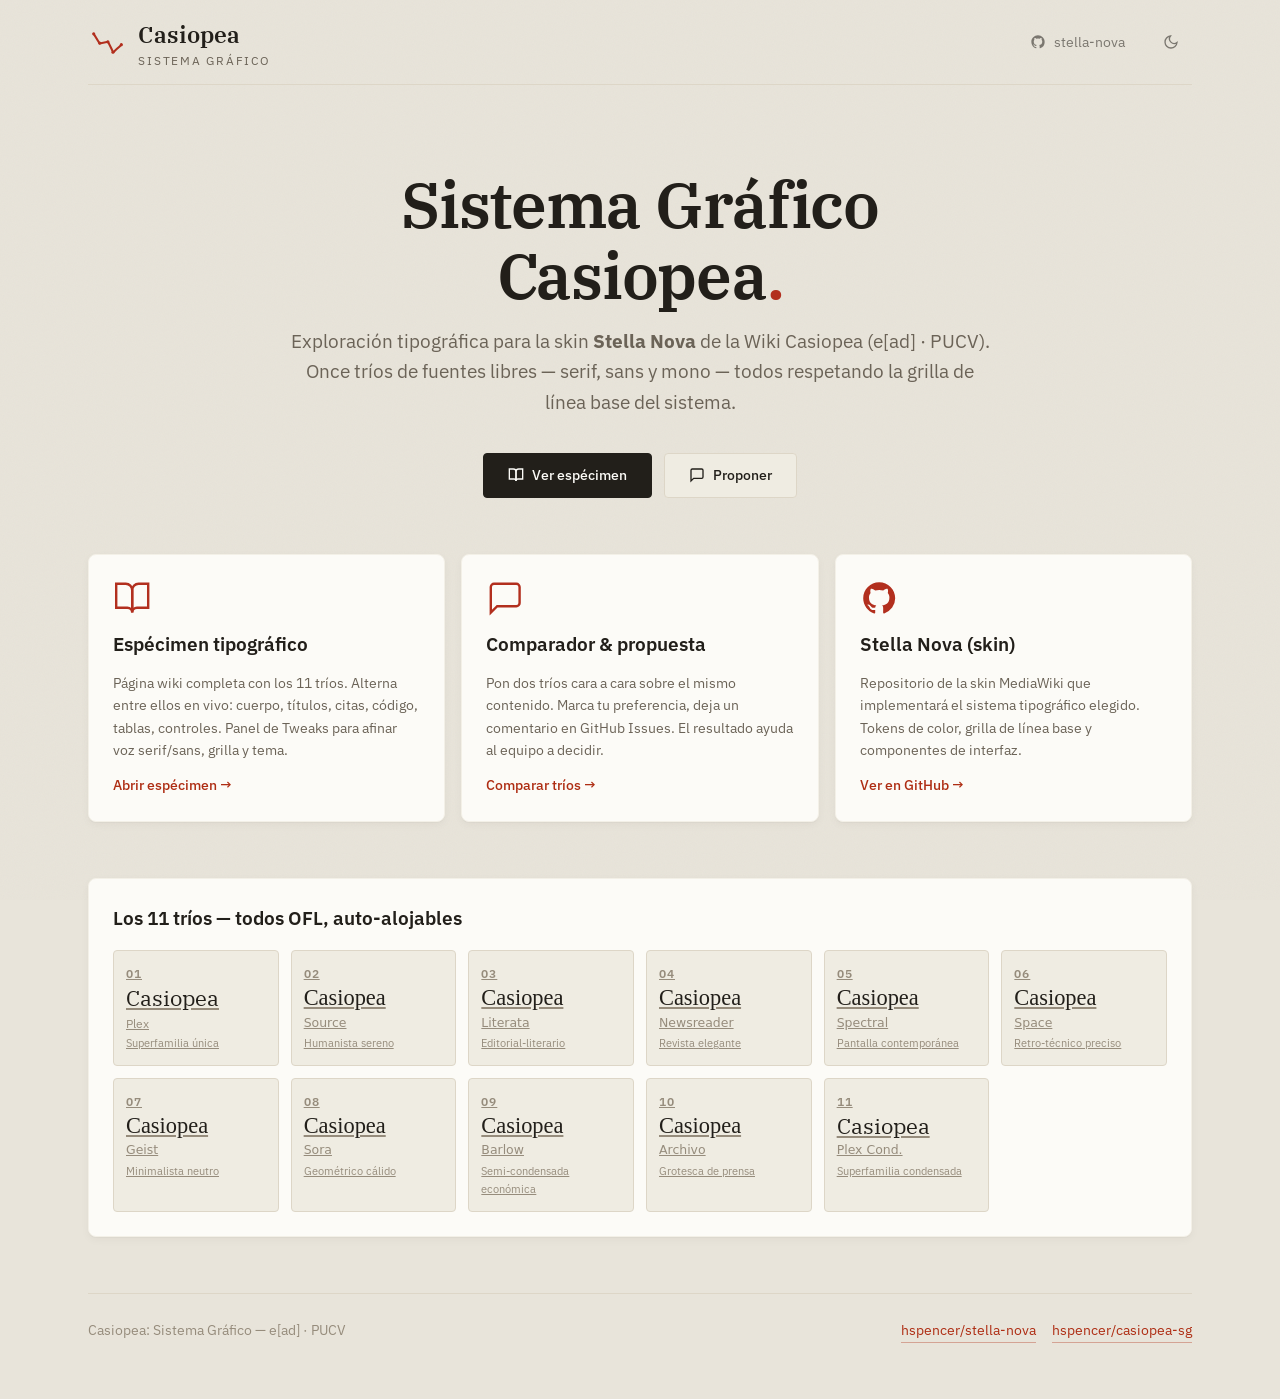
<file: index.html>
<!DOCTYPE html>
<html lang="es" data-sn-theme="light">
<head>
<meta charset="utf-8" />
<meta name="viewport" content="width=device-width, initial-scale=1" />
<title>Casiopea: Sistema Gráfico</title>
<meta name="description" content="Sistema de diseño tipográfico para la Wiki Casiopea. Exploración de tríos tipográficos para la skin Stella Nova.">

<link rel="preconnect" href="https://fonts.googleapis.com" />
<link rel="preconnect" href="https://fonts.gstatic.com" crossorigin />
<link href="https://fonts.googleapis.com/css2?family=IBM+Plex+Serif:ital,wght@0,400;0,600;1,400&family=IBM+Plex+Sans:ital,wght@0,300;0,400;0,500;0,600;1,400&family=IBM+Plex+Mono:wght@400;500&display=swap" rel="stylesheet" />

<link rel="stylesheet" href="specimen/tokens.css" />

<style>
*, *::before, *::after { box-sizing: border-box; }
html { font-size: var(--sn-fs-root); }
body {
  margin: 0;
  font-family: var(--sn-font-text);
  font-size: var(--sn-fs-base);
  line-height: var(--sn-leading);
  color: var(--sn-ink);
  background: var(--sn-field);
  -webkit-font-smoothing: antialiased;
  transition: background var(--sn-dur-2) var(--sn-ease), color var(--sn-dur-2) var(--sn-ease);
}
body::before {
  content: ""; position: fixed; inset: 0; pointer-events: none; z-index: 0;
  opacity: var(--sn-field-grain);
  background-image: url("data:image/svg+xml,%3Csvg xmlns='http://www.w3.org/2000/svg' width='120' height='120'%3E%3Cfilter id='n'%3E%3CfeTurbulence type='fractalNoise' baseFrequency='.9' numOctaves='2'/%3E%3C/filter%3E%3Crect width='100%25' height='100%25' filter='url(%23n)'/%3E%3C/svg%3E");
}
.shell { max-width: 72rem; margin-inline: auto; padding-inline: var(--sn-s-5); position: relative; z-index: 1; }

nav {
  display: flex; align-items: center; gap: var(--sn-s-3);
  padding-block: var(--sn-s-4);
  border-bottom: var(--sn-hair);
}
.nav-brand { display: flex; align-items: center; gap: var(--sn-s-3); color: var(--sn-ink); text-decoration: none; margin-right: auto; }
.iso { width: 2.4rem; height: 2.4rem; color: var(--sn-nova); flex: none; }
.iso .sn-i-line { fill: none; stroke: currentColor; stroke-width: 8; stroke-linecap: round; stroke-linejoin: round; }
.iso .sn-i-star { fill: currentColor; }
.wordmark b { font-family: var(--sn-font-serif); font-weight: 600; font-size: var(--sn-fs-lg); letter-spacing: .005em; }
.wordmark span { font-size: var(--sn-fs-xs); color: var(--sn-ink-soft); letter-spacing: .14em; text-transform: uppercase; display: block; line-height: 1.2; }

.nbtn {
  height: 2.2rem; padding-inline: var(--sn-s-3);
  display: inline-flex; align-items: center; gap: var(--sn-s-2);
  background: transparent; border: 1px solid transparent; border-radius: var(--sn-radius);
  color: var(--sn-icon); font: inherit; font-size: var(--sn-fs-sm); cursor: pointer;
  text-decoration: none;
  transition: background var(--sn-dur-1), color var(--sn-dur-1);
}
.nbtn:hover { background: var(--sn-opt-hover-bg); color: var(--sn-icon-active); }
.nbtn svg { width: 1rem; height: 1rem; }

/* Hero */
.hero {
  padding-block: var(--sn-s-8) var(--sn-s-7);
  text-align: center;
}
.hero h1 {
  font-family: var(--sn-font-serif); font-weight: 600;
  font-size: clamp(2.4rem, 5vw, 4rem); line-height: 1.1;
  margin: 0 0 var(--sn-s-4); letter-spacing: -.02em;
}
.hero h1 .nova { color: var(--sn-nova); }
.hero p { font-size: var(--sn-fs-md); color: var(--sn-ink-soft); max-width: 44rem; margin: 0 auto var(--sn-s-6); line-height: 1.6; }

.cta-row { display: flex; gap: var(--sn-s-3); justify-content: center; flex-wrap: wrap; }
.cta {
  height: 2.8rem; padding-inline: var(--sn-s-5);
  display: inline-flex; align-items: center; gap: var(--sn-s-2);
  font: inherit; font-size: var(--sn-fs-sm); font-weight: 500; cursor: pointer;
  border-radius: var(--sn-radius); text-decoration: none;
  transition: background var(--sn-dur-1), border-color var(--sn-dur-1);
}
.cta.primary { background: var(--sn-ink); color: var(--sn-paper); border: 1px solid var(--sn-ink); }
.cta.primary:hover { background: color-mix(in oklab, var(--sn-ink) 86%, var(--sn-paper)); }
.cta.secondary { background: var(--sn-sunk); color: var(--sn-ink); border: 1px solid var(--sn-hairline); }
.cta.secondary:hover { background: var(--sn-paper); border-color: var(--sn-ink-faint); }
.cta svg { width: 1rem; height: 1rem; }

/* Tarjetas */
.cards {
  display: grid;
  grid-template-columns: repeat(auto-fit, minmax(18rem, 1fr));
  gap: var(--sn-s-4);
  padding-block: 0 var(--sn-s-7);
}
.card {
  background: var(--sn-paper);
  border: 1px solid var(--sn-paper-edge);
  border-radius: var(--sn-radius-l);
  box-shadow: var(--sn-lift-paper);
  padding: var(--sn-s-5);
  text-decoration: none; color: inherit;
  transition: border-color var(--sn-dur-1), transform var(--sn-dur-1), box-shadow var(--sn-dur-1);
  display: flex; flex-direction: column; gap: var(--sn-s-3);
}
.card:hover { border-color: var(--sn-ink-faint); transform: translateY(-3px); box-shadow: var(--sn-lift); }
.card-icon { width: 2.4rem; height: 2.4rem; color: var(--sn-nova); }
.card h2 { font-size: var(--sn-fs-md); font-weight: 600; margin: 0; }
.card p { font-size: var(--sn-fs-sm); color: var(--sn-ink-soft); margin: 0; line-height: 1.55; flex: 1; }
.card-link { font-size: var(--sn-fs-sm); font-weight: 500; color: var(--sn-link); }

/* Sección de tríos */
.trios-preview {
  background: var(--sn-paper);
  border: 1px solid var(--sn-paper-edge);
  border-radius: var(--sn-radius-l);
  box-shadow: var(--sn-lift-paper);
  padding: var(--sn-s-5);
  margin-block: 0 var(--sn-s-7);
}
.trios-preview h2 { font-size: var(--sn-fs-md); font-weight: 600; margin: 0 0 var(--sn-s-4); }
.trio-grid { display: grid; grid-template-columns: repeat(auto-fill, minmax(9rem, 1fr)); gap: var(--sn-s-3); }
.trio-mini {
  padding: var(--sn-s-3); background: var(--sn-sunk);
  border-radius: var(--sn-radius); border: 1px solid var(--sn-hairline);
  font-size: var(--sn-fs-xs); color: var(--sn-ink-faint);
}
.trio-mini .tn { font-weight: 600; letter-spacing: .08em; }
.trio-mini .tw { font-size: 1.4rem; line-height: 1.1; color: var(--sn-ink); margin: .15rem 0 .1rem; }
.trio-mini .tt { font-size: var(--sn-fs-xs); }

footer {
  border-top: var(--sn-hair);
  padding-block: var(--sn-s-5) var(--sn-s-7);
  font-size: var(--sn-fs-sm); color: var(--sn-ink-faint);
  display: flex; gap: var(--sn-s-4); align-items: center; flex-wrap: wrap;
}
footer a { color: var(--sn-link); text-decoration: none; border-bottom: 1px solid color-mix(in oklab, var(--sn-link) 35%, transparent); }
footer a:hover { color: var(--sn-link-hover); }
footer .spacer { flex: 1; }
</style>
</head>
<body>
<div class="shell">
  <nav>
    <a class="nav-brand" href="index.html">
      <svg class="iso" viewBox="0 0 148 148" aria-hidden="true">
        <g transform="matrix(0.892,0,0,0.892,7.41,23.33)">
          <g transform="matrix(1.1172,0,0,1.1172,-8.92,-3.72)">
            <path class="sn-i-line" d="M 22.676 21.837 L 45.501 59.142 L 77.973 52.747 C 77.973 52.747 98.206 93.357 97.975 93.357 C 97.744 93.357 130.013 63.639 130.013 63.639"></path>
            <circle class="sn-i-star" cx="22.613" cy="21.911" r="6"></circle>
            <circle class="sn-i-star" cx="45.826" cy="57.671" r="6"></circle>
            <circle class="sn-i-star" cx="77.438" cy="52.751" r="6"></circle>
            <circle class="sn-i-star" cx="97.134" cy="92.888" r="6"></circle>
            <circle class="sn-i-star" cx="129.396" cy="63.714" r="6"></circle>
          </g>
        </g>
      </svg>
      <span class="wordmark"><b>Casiopea</b><span>Sistema Gráfico</span></span>
    </a>
    <a class="nbtn" href="https://github.com/hspencer/stella-nova" target="_blank" rel="noopener">
      <svg viewBox="0 0 24 24" fill="currentColor"><path d="M12 2C6.477 2 2 6.484 2 12.017c0 4.425 2.865 8.18 6.839 9.504.5.092.682-.217.682-.483 0-.237-.008-.868-.013-1.703-2.782.605-3.369-1.343-3.369-1.343-.454-1.158-1.11-1.466-1.11-1.466-.908-.62.069-.608.069-.608 1.003.07 1.531 1.032 1.531 1.032.892 1.53 2.341 1.088 2.91.832.092-.647.35-1.088.636-1.338-2.22-.253-4.555-1.113-4.555-4.951 0-1.093.39-1.988 1.029-2.688-.103-.253-.446-1.272.098-2.65 0 0 .84-.27 2.75 1.026A9.564 9.564 0 0 1 12 6.844a9.59 9.59 0 0 1 2.504.337c1.909-1.296 2.747-1.027 2.747-1.027.546 1.379.202 2.398.1 2.651.64.7 1.028 1.595 1.028 2.688 0 3.848-2.339 4.695-4.566 4.943.359.309.678.92.678 1.855 0 1.338-.012 2.419-.012 2.747 0 .268.18.58.688.482A10.019 10.019 0 0 0 22 12.017C22 6.484 17.522 2 12 2z"/></svg>
      stella-nova
    </a>
    <button class="nbtn" id="btn-dark" onclick="toggleDark()">
      <svg id="icon-moon" viewBox="0 0 24 24" fill="none" stroke="currentColor" stroke-width="2" stroke-linecap="round"><path d="M21 12.8A9 9 0 1 1 11.2 3a7 7 0 0 0 9.8 9.8z"/></svg>
      <svg id="icon-sun" style="display:none" viewBox="0 0 24 24" fill="none" stroke="currentColor" stroke-width="2" stroke-linecap="round"><circle cx="12" cy="12" r="4"/><path d="M12 2v2M12 20v2M2 12h2M20 12h2M4.9 4.9l1.4 1.4M17.7 17.7l1.4 1.4M19.1 4.9l-1.4 1.4M6.3 17.7l-1.4 1.4"/></svg>
    </button>
  </nav>

  <section class="hero">
    <h1>Sistema Gráfico<br>Casiopea<span class="nova">.</span></h1>
    <p>Exploración tipográfica para la skin <strong>Stella Nova</strong> de la Wiki Casiopea (e[ad] · PUCV). Once tríos de fuentes libres — serif, sans y mono — todos respetando la grilla de línea base del sistema.</p>
    <div class="cta-row">
      <a class="cta primary" href="specimen/Tipografías Stella Nova.html">
        <svg viewBox="0 0 24 24" fill="none" stroke="currentColor" stroke-width="2" stroke-linecap="round"><path d="M2 3h6a4 4 0 0 1 4 4v14a3 3 0 0 0-3-3H2z"/><path d="M22 3h-6a4 4 0 0 0-4 4v14a3 3 0 0 1 3-3h7z"/></svg>
        Ver espécimen
      </a>
      <a class="cta secondary" href="feedback.html">
        <svg viewBox="0 0 24 24" fill="none" stroke="currentColor" stroke-width="2" stroke-linecap="round"><path d="M21 15a2 2 0 0 1-2 2H7l-4 4V5a2 2 0 0 1 2-2h14a2 2 0 0 1 2 2z"/></svg>
        Proponer
      </a>
    </div>
  </section>

  <div class="cards">
    <a class="card" href="specimen/Tipografías Stella Nova.html">
      <svg class="card-icon" viewBox="0 0 24 24" fill="none" stroke="currentColor" stroke-width="1.5" stroke-linecap="round"><path d="M2 3h6a4 4 0 0 1 4 4v14a3 3 0 0 0-3-3H2z"/><path d="M22 3h-6a4 4 0 0 0-4 4v14a3 3 0 0 1 3-3h7z"/></svg>
      <h2>Espécimen tipográfico</h2>
      <p>Página wiki completa con los 11 tríos. Alterna entre ellos en vivo: cuerpo, títulos, citas, código, tablas, controles. Panel de Tweaks para afinar voz serif/sans, grilla y tema.</p>
      <span class="card-link">Abrir espécimen →</span>
    </a>
    <a class="card" href="feedback.html">
      <svg class="card-icon" viewBox="0 0 24 24" fill="none" stroke="currentColor" stroke-width="1.5" stroke-linecap="round"><path d="M21 15a2 2 0 0 1-2 2H7l-4 4V5a2 2 0 0 1 2-2h14a2 2 0 0 1 2 2z"/></svg>
      <h2>Comparador &amp; propuesta</h2>
      <p>Pon dos tríos cara a cara sobre el mismo contenido. Marca tu preferencia, deja un comentario en GitHub Issues. El resultado ayuda al equipo a decidir.</p>
      <span class="card-link">Comparar tríos →</span>
    </a>
    <a class="card" href="https://github.com/hspencer/stella-nova" target="_blank" rel="noopener">
      <svg class="card-icon" viewBox="0 0 24 24" fill="currentColor"><path d="M12 2C6.477 2 2 6.484 2 12.017c0 4.425 2.865 8.18 6.839 9.504.5.092.682-.217.682-.483 0-.237-.008-.868-.013-1.703-2.782.605-3.369-1.343-3.369-1.343-.454-1.158-1.11-1.466-1.11-1.466-.908-.62.069-.608.069-.608 1.003.07 1.531 1.032 1.531 1.032.892 1.53 2.341 1.088 2.91.832.092-.647.35-1.088.636-1.338-2.22-.253-4.555-1.113-4.555-4.951 0-1.093.39-1.988 1.029-2.688-.103-.253-.446-1.272.098-2.65 0 0 .84-.27 2.75 1.026A9.564 9.564 0 0 1 12 6.844a9.59 9.59 0 0 1 2.504.337c1.909-1.296 2.747-1.027 2.747-1.027.546 1.379.202 2.398.1 2.651.64.7 1.028 1.595 1.028 2.688 0 3.848-2.339 4.695-4.566 4.943.359.309.678.92.678 1.855 0 1.338-.012 2.419-.012 2.747 0 .268.18.58.688.482A10.019 10.019 0 0 0 22 12.017C22 6.484 17.522 2 12 2z"/></svg>
      <h2>Stella Nova (skin)</h2>
      <p>Repositorio de la skin MediaWiki que implementará el sistema tipográfico elegido. Tokens de color, grilla de línea base y componentes de interfaz.</p>
      <span class="card-link">Ver en GitHub →</span>
    </a>
  </div>

  <div class="trios-preview">
    <h2>Los 11 tríos — todos OFL, auto-alojables</h2>
    <div class="trio-grid" id="trio-grid"></div>
  </div>

  <footer>
    <span>Casiopea: Sistema Gráfico — e[ad] · PUCV</span>
    <span class="spacer"></span>
    <a href="https://github.com/hspencer/stella-nova" target="_blank" rel="noopener">hspencer/stella-nova</a>
    <a href="https://github.com/hspencer/casiopea-sg" target="_blank" rel="noopener">hspencer/casiopea-sg</a>
  </footer>
</div>

<script>
const TRIOS = [
  { id:"plex",      n:"01", name:"Plex",       tag:"Superfamilia única",       serif:"'IBM Plex Serif',Georgia,serif",    sans:"'IBM Plex Sans',system-ui,sans-serif" },
  { id:"source",    n:"02", name:"Source",      tag:"Humanista sereno",          serif:"'Source Serif 4',Georgia,serif",    sans:"'Source Sans 3',system-ui,sans-serif" },
  { id:"literata",  n:"03", name:"Literata",    tag:"Editorial-literario",       serif:"'Literata',Georgia,serif",          sans:"'Libre Franklin',system-ui,sans-serif" },
  { id:"newsreader",n:"04", name:"Newsreader",  tag:"Revista elegante",          serif:"'Newsreader',Georgia,serif",        sans:"'Hanken Grotesk',system-ui,sans-serif" },
  { id:"spectral",  n:"05", name:"Spectral",    tag:"Pantalla contemporánea",    serif:"'Spectral',Georgia,serif",          sans:"'Work Sans',system-ui,sans-serif" },
  { id:"space",     n:"06", name:"Space",       tag:"Retro-técnico preciso",     serif:"'Crimson Pro',Georgia,serif",       sans:"'Space Grotesk',system-ui,sans-serif" },
  { id:"geist",     n:"07", name:"Geist",       tag:"Minimalista neutro",        serif:"'Lora',Georgia,serif",              sans:"'Geist',system-ui,sans-serif" },
  { id:"sora",      n:"08", name:"Sora",        tag:"Geométrico cálido",         serif:"'Bitter',Georgia,serif",            sans:"'Sora',system-ui,sans-serif" },
  { id:"barlow",    n:"09", name:"Barlow",      tag:"Semi-condensada económica", serif:"'Source Serif 4',Georgia,serif",    sans:"'Barlow',system-ui,sans-serif" },
  { id:"archivo",   n:"10", name:"Archivo",     tag:"Grotesca de prensa",        serif:"'Newsreader',Georgia,serif",        sans:"'Archivo',system-ui,sans-serif" },
  { id:"plexcond",  n:"11", name:"Plex Cond.",  tag:"Superfamilia condensada",   serif:"'IBM Plex Serif',Georgia,serif",    sans:"'IBM Plex Sans Condensed',system-ui,sans-serif" }
];

const grid = document.getElementById("trio-grid");
TRIOS.forEach(t => {
  const el = document.createElement("a");
  el.className = "trio-mini";
  el.href = `specimen/Tipografías Stella Nova.html`;
  el.style.setProperty("--sn-tc-serif", t.serif);
  el.style.setProperty("--sn-tc-sans", t.sans);
  el.innerHTML = `<div class="tn">${t.n}</div>
    <div class="tw" style="font-family:${t.serif}">Casiopea</div>
    <div class="tt" style="font-family:${t.sans}">${t.name}</div>
    <div class="tt" style="margin-top:2px;font-size:.68rem">${t.tag}</div>`;
  grid.appendChild(el);
});

function toggleDark() {
  const isDark = document.documentElement.getAttribute("data-sn-theme") === "dark";
  document.documentElement.setAttribute("data-sn-theme", isDark ? "light" : "dark");
  document.getElementById("icon-moon").style.display = isDark ? "" : "none";
  document.getElementById("icon-sun").style.display = isDark ? "none" : "";
}
</script>
</body>
</html>
</file>
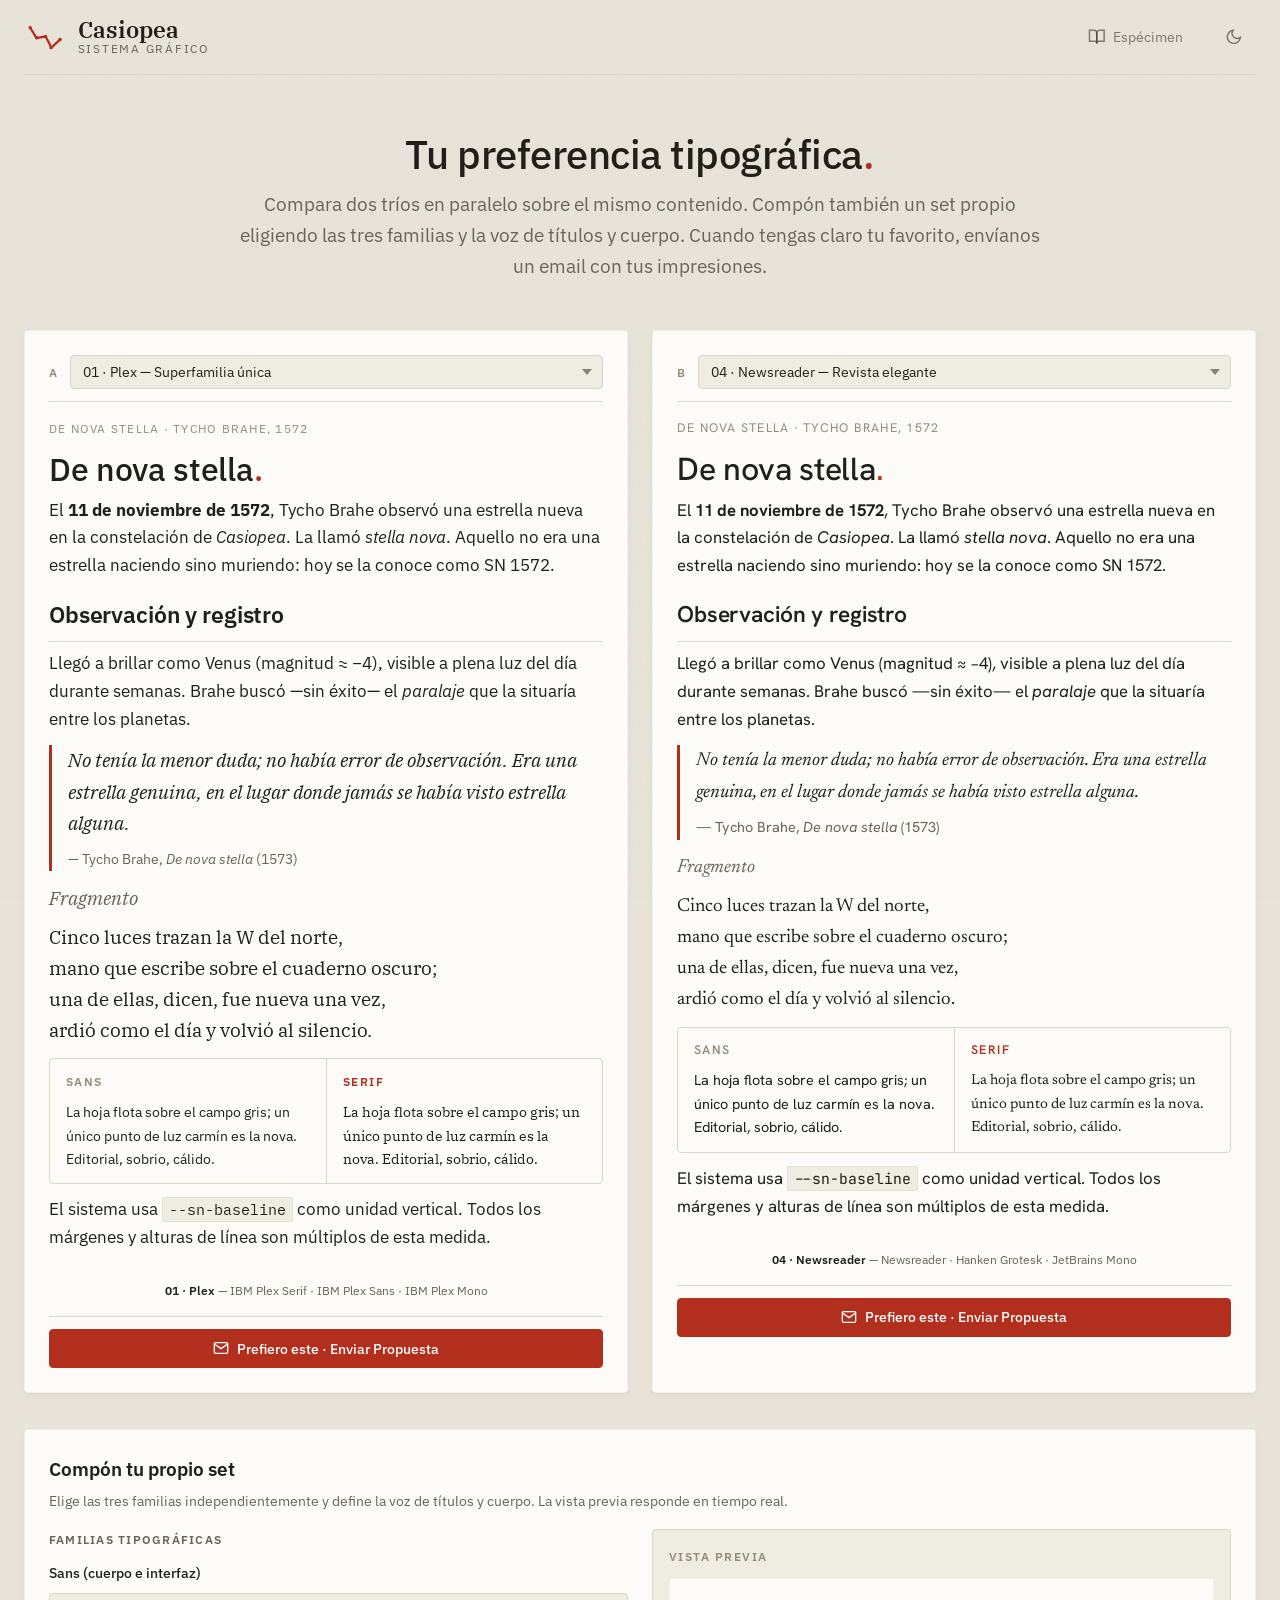
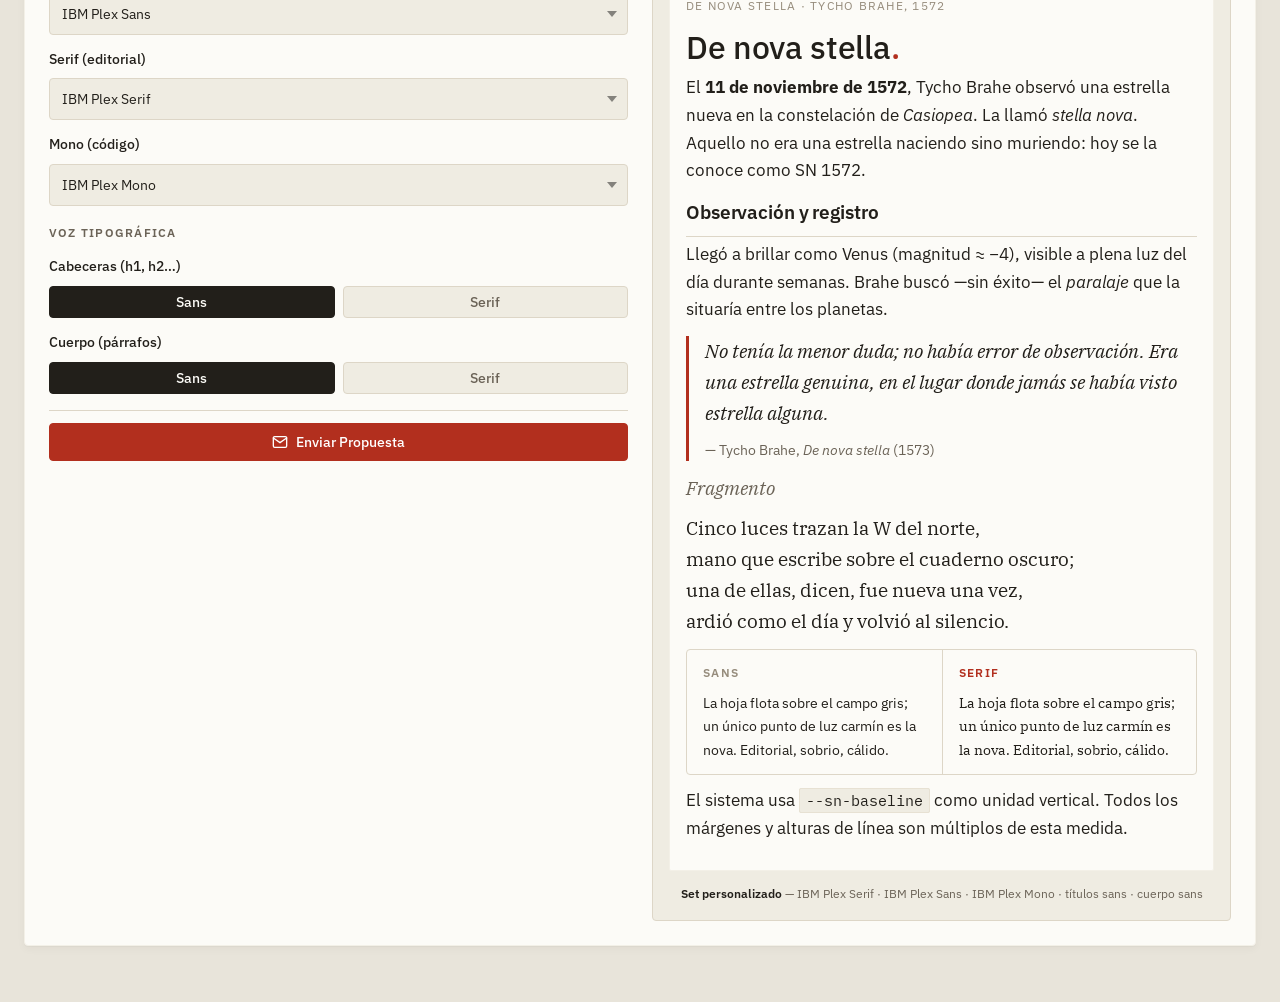
<file: feedback.html>
<!DOCTYPE html>
<html lang="es" data-sn-theme="light">
<head>
<meta charset="utf-8" />
<meta name="viewport" content="width=device-width, initial-scale=1" />
<title>Feedback tipográfico · Casiopea Sistema Gráfico</title>

<link rel="preconnect" href="https://fonts.googleapis.com" />
<link rel="preconnect" href="https://fonts.gstatic.com" crossorigin />
<link href="https://fonts.googleapis.com/css2?family=IBM+Plex+Serif:ital,wght@0,400;0,500;0,600;1,400&family=IBM+Plex+Sans:ital,wght@0,300;0,400;0,500;0,600;0,700;1,400&family=IBM+Plex+Mono:ital,wght@0,400;0,500;0,600;1,400&family=Source+Serif+4:ital,wght@0,400;0,600;0,700;1,400&family=Source+Sans+3:ital,wght@0,300;0,400;0,600;0,700;1,400&family=Literata:ital,wght@0,400;0,600;0,700;1,400&family=Libre+Franklin:ital,wght@0,300;0,400;0,500;0,600;0,700;1,400&family=Newsreader:ital,wght@0,400;0,600;0,700;1,400&family=Hanken+Grotesk:wght@300;400;500;600;700&family=JetBrains+Mono:wght@400;500;600&family=Work+Sans:ital,wght@0,300;0,400;0,500;0,600;0,700;1,400&family=Spectral:ital,wght@0,400;0,500;0,600;0,700;1,400&family=Space+Grotesk:wght@400;500;600;700&family=Space+Mono:ital,wght@0,400;0,700;1,400&family=Crimson+Pro:ital,wght@0,400;0,600;0,700;1,400&family=Geist:wght@300;400;500;600;700&family=Geist+Mono:wght@400;500;600&family=Lora:ital,wght@0,400;0,500;0,600;0,700;1,400&family=Sora:wght@300;400;500;600;700&family=Bitter:ital,wght@0,400;0,600;0,700;1,400&family=Barlow:ital,wght@0,400;0,500;0,600;0,700;1,400&family=Archivo:ital,wght@0,400;0,500;0,600;0,700;1,400&family=IBM+Plex+Sans+Condensed:ital,wght@0,400;0,500;0,600;0,700;1,400&display=swap" rel="stylesheet" />

<link rel="stylesheet" href="specimen/tokens.css" />

<style>
*, *::before, *::after { box-sizing: border-box; }
html { font-size: var(--sn-fs-root); }
body {
  margin: 0;
  font-family: var(--sn-font-text);
  font-size: var(--sn-fs-base);
  line-height: var(--sn-leading);
  color: var(--sn-ink);
  background: var(--sn-field);
  -webkit-font-smoothing: antialiased;
  transition: background var(--sn-dur-2) var(--sn-ease), color var(--sn-dur-2) var(--sn-ease);
}
body::before {
  content: ""; position: fixed; inset: 0; pointer-events: none; z-index: 0;
  opacity: var(--sn-field-grain);
  background-image: url("data:image/svg+xml,%3Csvg xmlns='http://www.w3.org/2000/svg' width='120' height='120'%3E%3Cfilter id='n'%3E%3CfeTurbulence type='fractalNoise' baseFrequency='.9' numOctaves='2'/%3E%3C/filter%3E%3Crect width='100%25' height='100%25' filter='url(%23n)'/%3E%3C/svg%3E");
}
.shell { max-width: 88rem; margin-inline: auto; padding-inline: var(--sn-s-5); position: relative; z-index: 1; }

/* ── Header ── */
header {
  display: flex; align-items: center; gap: var(--sn-s-4);
  padding-block: var(--sn-s-4); border-bottom: var(--sn-hair);
}
.brand { display: flex; align-items: center; gap: var(--sn-s-3); color: var(--sn-ink); text-decoration: none; margin-right: auto; }
.iso { width: 2.6rem; height: 2.6rem; color: var(--sn-nova); flex: none; }
.iso .sn-i-line { fill: none; stroke: currentColor; stroke-width: 8; stroke-linecap: round; stroke-linejoin: round; }
.iso .sn-i-star { fill: currentColor; }
.wordmark { display: flex; flex-direction: column; line-height: 1.05; }
.wordmark b { font-family: var(--sn-font-serif); font-weight: 600; font-size: var(--sn-fs-lg); letter-spacing: .005em; }
.wordmark span { font-size: var(--sn-fs-xs); color: var(--sn-ink-soft); letter-spacing: .14em; text-transform: uppercase; }
.hbtn {
  height: var(--sn-ctl); min-width: var(--sn-ctl);
  display: inline-flex; align-items: center; justify-content: center; gap: var(--sn-s-2);
  padding-inline: var(--sn-s-3); background: transparent; border: 1px solid transparent;
  border-radius: var(--sn-radius); color: var(--sn-icon); font: inherit;
  font-size: var(--sn-fs-sm); cursor: pointer; text-decoration: none;
  transition: background var(--sn-dur-1), color var(--sn-dur-1);
}
.hbtn:hover { background: var(--sn-opt-hover-bg); color: var(--sn-icon-active); }
.hbtn svg { width: 1.1rem; height: 1.1rem; }

/* ── Intro ── */
.page-title { padding-block: var(--sn-s-7) var(--sn-s-5); text-align: center; }
.page-title h1 {
  font-family: var(--sn-font-text); font-weight: 500;
  font-size: var(--sn-fs-page-title); line-height: 1.15;
  margin: 0 0 var(--sn-s-3); letter-spacing: -.012em;
}
.page-title h1 .dot { color: var(--sn-nova); }
.page-title p { color: var(--sn-ink-soft); font-size: var(--sn-fs-md); max-width: 50rem; margin: 0 auto; }

/* ── Comparador A / B ── */
.comparator {
  display: grid; grid-template-columns: 1fr 1fr;
  gap: var(--sn-s-5); padding-block: var(--sn-s-5) var(--sn-s-6);
}
@media (max-width: 55rem) { .comparator { grid-template-columns: 1fr; } }

/* ── Panel ── */
.panel {
  background: var(--sn-paper); border: 1px solid var(--sn-paper-edge);
  border-radius: var(--sn-radius); box-shadow: var(--sn-lift-paper);
  padding: var(--sn-s-5); display: flex; flex-direction: column; gap: var(--sn-s-4);
}
.panel-header {
  display: flex; align-items: center; gap: var(--sn-s-3);
  padding-bottom: var(--sn-s-3); border-bottom: var(--sn-hair);
}
.panel-num { font-size: var(--sn-fs-xs); color: var(--sn-ink-faint); font-weight: 600; letter-spacing: .1em; white-space: nowrap; }
.panel-header select {
  appearance: none; font: inherit; font-size: var(--sn-fs-sm); color: var(--sn-ink);
  background: var(--sn-sunk); border: 1px solid var(--sn-hairline); border-radius: var(--sn-radius);
  padding: var(--sn-s-1) var(--sn-s-5) var(--sn-s-1) var(--sn-s-3); cursor: pointer; flex: 1;
  background-image: url("data:image/svg+xml,%3Csvg xmlns='http://www.w3.org/2000/svg' width='10' height='6' viewBox='0 0 10 6'%3E%3Cpath fill='rgba(0,0,0,.45)' d='M0 0h10L5 6z'/%3E%3C/svg%3E");
  background-repeat: no-repeat; background-position: right 10px center;
}
.panel-header select:focus { outline: none; border-color: var(--sn-focus-border); box-shadow: var(--sn-focus-ring); }

/* ── Sample content ── */
.sample { font-family: var(--sn-font-text, system-ui, sans-serif); }
.sample h1 { font-size: var(--sn-fs-display); line-height: 1.2; margin: 0 0 var(--sn-s-2); font-weight: 500; letter-spacing: -.01em; }
.sample h1 .dot { color: var(--sn-nova); }
.sample h2 { font-size: var(--sn-fs-lg); font-weight: 600; margin: var(--sn-s-4) 0 var(--sn-s-2); letter-spacing: -.006em; padding-bottom: var(--sn-s-2); border-bottom: var(--sn-hair); }
.sample p { margin: 0 0 var(--sn-s-3); font-size: var(--sn-fs-base); line-height: var(--sn-leading); }
.sample .meta { font-size: var(--sn-fs-xs); color: var(--sn-ink-faint); text-transform: uppercase; letter-spacing: .1em; margin-bottom: var(--sn-s-3); }
.sample blockquote {
  font-family: var(--sn-font-serif, Georgia, serif); font-style: italic;
  font-size: var(--sn-fs-md); line-height: var(--sn-leading);
  margin: var(--sn-s-3) 0; padding-left: var(--sn-s-4);
  border-left: 3px solid var(--sn-nova); color: var(--sn-ink);
}
.sample blockquote cite {
  display: block; font-style: normal;
  font-family: var(--sn-font-text, system-ui, sans-serif);
  font-size: var(--sn-fs-sm); color: var(--sn-ink-soft); margin-top: var(--sn-s-2);
}
.sample .sn-poem {
  font-family: var(--sn-font-serif, Georgia, serif);
  font-size: var(--sn-fs-md); line-height: var(--sn-leading);
  margin: var(--sn-s-3) 0; white-space: pre-line; color: var(--sn-ink);
}
.sample .sn-poem .sn-poem-title { font-style: italic; color: var(--sn-ink-soft); display: block; margin-bottom: var(--sn-s-2); }
.sample code {
  font-family: var(--sn-font-mono, monospace); font-size: .88em;
  background: var(--sn-sunk); padding: .12em .4em;
  border-radius: var(--sn-radius-s); border: 1px solid var(--sn-hairline-soft);
}

/* Two-column comparison inside panels */
.sample .twocol {
  display: grid; grid-template-columns: 1fr 1fr;
  border: var(--sn-hair); border-radius: var(--sn-radius);
  overflow: hidden; margin: var(--sn-s-3) 0;
}
.sample .twocol-col { padding: var(--sn-s-3) var(--sn-s-4); }
.sample .twocol-col + .twocol-col { border-left: var(--sn-hair); }
.sample .twocol-col .col-lbl {
  font-size: var(--sn-fs-xs); text-transform: uppercase; letter-spacing: .12em;
  font-weight: 600; margin-bottom: var(--sn-s-2);
}
.sample .twocol-sans .col-lbl { color: var(--sn-ink-faint); }
.sample .twocol-serif .col-lbl { color: var(--sn-nova); }
.sample .twocol-sans p { font-family: var(--sn-font-text, system-ui, sans-serif); font-size: var(--sn-fs-sm); line-height: var(--sn-leading); margin: 0; }
.sample .twocol-serif p { font-family: var(--sn-font-serif, Georgia, serif); font-size: var(--sn-fs-sm); line-height: var(--sn-leading); margin: 0; }

/* Voice overrides inside panels */
.sample[data-titles="serif"] h1,
.sample[data-titles="serif"] h2 { font-family: var(--sn-font-serif, Georgia, serif); }
.sample[data-body="serif"] p { font-family: var(--sn-font-serif, Georgia, serif); }

.trio-label { font-size: var(--sn-fs-xs); color: var(--sn-ink-soft); text-align: center; }
.trio-label strong { color: var(--sn-ink); font-weight: 600; }

/* ── Enviar por email ── */
.send-row {
  display: flex; gap: var(--sn-s-3); align-items: center;
  padding-top: var(--sn-s-3); border-top: var(--sn-hair); flex-wrap: wrap;
}
.send-btn {
  flex: 1; min-width: 9rem; height: var(--sn-ctl);
  display: inline-flex; align-items: center; justify-content: center; gap: var(--sn-s-2);
  font: inherit; font-size: var(--sn-fs-sm); font-weight: 500; cursor: pointer;
  border-radius: var(--sn-radius); border: 1px solid var(--sn-nova);
  background: var(--sn-nova); color: var(--sn-nova-ink); text-decoration: none;
  transition: background var(--sn-dur-1);
}
.send-btn:hover { background: var(--sn-link-hover); border-color: var(--sn-link-hover); }
.send-btn svg { width: 1rem; height: 1rem; flex: none; }

/* ── Set personalizado ── */
.custom-section {
  background: var(--sn-paper); border: 1px solid var(--sn-paper-edge);
  border-radius: var(--sn-radius); box-shadow: var(--sn-lift-paper);
  padding: var(--sn-s-5); margin-block: 0 var(--sn-s-7);
}
.custom-section h2 { font-size: var(--sn-fs-md); font-weight: 600; margin: 0 0 var(--sn-s-1); }
.custom-section > p { font-size: var(--sn-fs-sm); color: var(--sn-ink-soft); margin: 0 0 var(--sn-s-4); }

.custom-grid {
  display: grid; grid-template-columns: 1fr 1fr;
  gap: var(--sn-s-5);
}
@media (max-width: 55rem) { .custom-grid { grid-template-columns: 1fr; } }

.custom-controls { display: flex; flex-direction: column; gap: var(--sn-s-4); }
.custom-controls h3 { font-size: var(--sn-fs-sm); font-weight: 600; margin: 0 0 var(--sn-s-3); color: var(--sn-ink-soft); text-transform: uppercase; letter-spacing: .1em; font-size: var(--sn-fs-xs); }

.ctrl-group { display: flex; flex-direction: column; gap: var(--sn-s-2); }
.ctrl-group label { font-size: var(--sn-fs-sm); font-weight: 500; color: var(--sn-ink); }
.ctrl-group select {
  appearance: none; font: inherit; font-size: var(--sn-fs-sm); color: var(--sn-ink);
  background: var(--sn-sunk); border: 1px solid var(--sn-hairline); border-radius: var(--sn-radius);
  padding: var(--sn-s-2) var(--sn-s-6) var(--sn-s-2) var(--sn-s-3); cursor: pointer; width: 100%;
  background-image: url("data:image/svg+xml,%3Csvg xmlns='http://www.w3.org/2000/svg' width='10' height='6' viewBox='0 0 10 6'%3E%3Cpath fill='rgba(0,0,0,.45)' d='M0 0h10L5 6z'/%3E%3C/svg%3E");
  background-repeat: no-repeat; background-position: right 10px center;
}
.ctrl-group select:focus { outline: none; border-color: var(--sn-focus-border); box-shadow: var(--sn-focus-ring); }

.seg-ctrl { display: flex; gap: var(--sn-s-2); }
.seg-ctrl label {
  flex: 1; display: flex; align-items: center; justify-content: center;
  height: 2rem; border: 1px solid var(--sn-hairline); border-radius: var(--sn-radius);
  font-size: var(--sn-fs-sm); font-weight: 500; cursor: pointer;
  background: var(--sn-sunk); color: var(--sn-ink-soft);
  transition: background var(--sn-dur-1), color var(--sn-dur-1), border-color var(--sn-dur-1);
}
.seg-ctrl input[type=radio] { position: absolute; opacity: 0; width: 0; height: 0; }
.seg-ctrl input[type=radio]:checked + span, .seg-ctrl label:has(input:checked) {
  background: var(--sn-ink); color: var(--sn-paper); border-color: var(--sn-ink);
}

.custom-preview {
  background: var(--sn-sunk); border: 1px solid var(--sn-hairline);
  border-radius: var(--sn-radius); padding: var(--sn-s-4);
  display: flex; flex-direction: column; gap: var(--sn-s-3);
}
.custom-preview .preview-label {
  font-size: var(--sn-fs-xs); color: var(--sn-ink-faint); font-weight: 600;
  text-transform: uppercase; letter-spacing: .12em;
}
#custom-sample { background: var(--sn-paper); border: 1px solid var(--sn-paper-edge); border-radius: var(--sn-radius-s); padding: var(--sn-s-4); }
</style>
</head>
<body>
<div class="shell">
  <header>
    <a class="brand" href="index.html">
      <svg class="iso" viewBox="0 0 148 148" aria-hidden="true">
        <g transform="matrix(0.892,0,0,0.892,7.41,23.33)">
          <g transform="matrix(1.1172,0,0,1.1172,-8.92,-3.72)">
            <path class="sn-i-line" d="M 22.676 21.837 L 45.501 59.142 L 77.973 52.747 C 77.973 52.747 98.206 93.357 97.975 93.357 C 97.744 93.357 130.013 63.639 130.013 63.639"></path>
            <circle class="sn-i-star" cx="22.613" cy="21.911" r="6"></circle>
            <circle class="sn-i-star" cx="45.826" cy="57.671" r="6"></circle>
            <circle class="sn-i-star" cx="77.438" cy="52.751" r="6"></circle>
            <circle class="sn-i-star" cx="97.134" cy="92.888" r="6"></circle>
            <circle class="sn-i-star" cx="129.396" cy="63.714" r="6"></circle>
          </g>
        </g>
      </svg>
      <span class="wordmark"><b>Casiopea</b><span>Sistema Gráfico</span></span>
    </a>
    <a class="hbtn" href="specimen/Tipografías Stella Nova.html" title="Ver el espécimen completo">
      <svg viewBox="0 0 24 24" fill="none" stroke="currentColor" stroke-width="2" stroke-linecap="round"><path d="M2 3h6a4 4 0 0 1 4 4v14a3 3 0 0 0-3-3H2z"/><path d="M22 3h-6a4 4 0 0 0-4 4v14a3 3 0 0 1 3-3h7z"/></svg>
      Espécimen
    </a>
    <button class="hbtn" id="btn-dark" type="button" onclick="toggleDark()">
      <svg id="icon-moon" viewBox="0 0 24 24" fill="none" stroke="currentColor" stroke-width="2" stroke-linecap="round"><path d="M21 12.8A9 9 0 1 1 11.2 3a7 7 0 0 0 9.8 9.8z"/></svg>
      <svg id="icon-sun" style="display:none" viewBox="0 0 24 24" fill="none" stroke="currentColor" stroke-width="2" stroke-linecap="round"><circle cx="12" cy="12" r="4"/><path d="M12 2v2M12 20v2M2 12h2M20 12h2M4.9 4.9l1.4 1.4M17.7 17.7l1.4 1.4M19.1 4.9l-1.4 1.4M6.3 17.7l-1.4 1.4"/></svg>
    </button>
  </header>

  <div class="page-title">
    <h1>Tu preferencia tipográfica<span class="dot">.</span></h1>
    <p>Compara dos tríos en paralelo sobre el mismo contenido. Compón también un set propio eligiendo las tres familias y la voz de títulos y cuerpo. Cuando tengas claro tu favorito, envíanos un email con tus impresiones.</p>
  </div>

  <!-- Comparador A / B -->
  <div class="comparator">
    <div class="panel" id="panel-a">
      <div class="panel-header">
        <span class="panel-num">A</span>
        <select id="sel-a" onchange="applyTrio('a')"></select>
      </div>
      <div class="sample" id="sample-a"></div>
      <div class="trio-label" id="label-a"></div>
      <div class="send-row">
        <a class="send-btn" id="mail-a" href="#">
          <svg viewBox="0 0 24 24" fill="none" stroke="currentColor" stroke-width="2" stroke-linecap="round"><path d="M4 4h16c1.1 0 2 .9 2 2v12c0 1.1-.9 2-2 2H4c-1.1 0-2-.9-2-2V6c0-1.1.9-2 2-2z"/><polyline points="22,6 12,13 2,6"/></svg>
          Prefiero este · Enviar Propuesta
        </a>
      </div>
    </div>

    <div class="panel" id="panel-b">
      <div class="panel-header">
        <span class="panel-num">B</span>
        <select id="sel-b" onchange="applyTrio('b')"></select>
      </div>
      <div class="sample" id="sample-b"></div>
      <div class="trio-label" id="label-b"></div>
      <div class="send-row">
        <a class="send-btn" id="mail-b" href="#">
          <svg viewBox="0 0 24 24" fill="none" stroke="currentColor" stroke-width="2" stroke-linecap="round"><path d="M4 4h16c1.1 0 2 .9 2 2v12c0 1.1-.9 2-2 2H4c-1.1 0-2-.9-2-2V6c0-1.1.9-2 2-2z"/><polyline points="22,6 12,13 2,6"/></svg>
          Prefiero este · Enviar Propuesta
        </a>
      </div>
    </div>
  </div>

  <!-- Set personalizado -->
  <div class="custom-section">
    <h2>Compón tu propio set</h2>
    <p>Elige las tres familias independientemente y define la voz de títulos y cuerpo. La vista previa responde en tiempo real.</p>

    <div class="custom-grid">
      <!-- Controles -->
      <div class="custom-controls">
        <div>
          <h3>Familias tipográficas</h3>
          <div class="ctrl-group">
            <label for="c-sans">Sans (cuerpo e interfaz)</label>
            <select id="c-sans" onchange="updateCustom()"></select>
          </div>
          <div class="ctrl-group" style="margin-top:var(--sn-s-3)">
            <label for="c-serif">Serif (editorial)</label>
            <select id="c-serif" onchange="updateCustom()"></select>
          </div>
          <div class="ctrl-group" style="margin-top:var(--sn-s-3)">
            <label for="c-mono">Mono (código)</label>
            <select id="c-mono" onchange="updateCustom()"></select>
          </div>
        </div>

        <div>
          <h3>Voz tipográfica</h3>
          <div class="ctrl-group">
            <label>Cabeceras (h1, h2…)</label>
            <div class="seg-ctrl">
              <label><input type="radio" name="c-titles" value="sans" checked onchange="updateCustom()"><span>Sans</span></label>
              <label><input type="radio" name="c-titles" value="serif" onchange="updateCustom()"><span>Serif</span></label>
            </div>
          </div>
          <div class="ctrl-group" style="margin-top:var(--sn-s-3)">
            <label>Cuerpo (párrafos)</label>
            <div class="seg-ctrl">
              <label><input type="radio" name="c-body" value="sans" checked onchange="updateCustom()"><span>Sans</span></label>
              <label><input type="radio" name="c-body" value="serif" onchange="updateCustom()"><span>Serif</span></label>
            </div>
          </div>
        </div>

        <div class="send-row" style="border-top:var(--sn-hair);padding-top:var(--sn-s-3)">
          <a class="send-btn" id="mail-custom" href="#">
            <svg viewBox="0 0 24 24" fill="none" stroke="currentColor" stroke-width="2" stroke-linecap="round"><path d="M4 4h16c1.1 0 2 .9 2 2v12c0 1.1-.9 2-2 2H4c-1.1 0-2-.9-2-2V6c0-1.1.9-2 2-2z"/><polyline points="22,6 12,13 2,6"/></svg>
            Enviar Propuesta
          </a>
        </div>
      </div>

      <!-- Vista previa -->
      <div class="custom-preview">
        <div class="preview-label">Vista previa</div>
        <div class="sample" id="custom-sample"></div>
        <div class="trio-label" id="custom-label"></div>
      </div>
    </div>
  </div>
</div>

<script>
const TRIOS = [
  { id:"plex",      n:"01", name:"Plex",       tag:"Superfamilia única",
    serif:"'IBM Plex Serif',Georgia,serif", sans:"'IBM Plex Sans',system-ui,sans-serif", mono:"'IBM Plex Mono',monospace",
    serifName:"IBM Plex Serif", sansName:"IBM Plex Sans", monoName:"IBM Plex Mono" },
  { id:"source",    n:"02", name:"Source",      tag:"Humanista sereno",
    serif:"'Source Serif 4',Georgia,serif", sans:"'Source Sans 3',system-ui,sans-serif", mono:"'IBM Plex Mono',monospace",
    serifName:"Source Serif 4", sansName:"Source Sans 3", monoName:"IBM Plex Mono" },
  { id:"literata",  n:"03", name:"Literata",    tag:"Editorial-literario",
    serif:"'Literata',Georgia,serif", sans:"'Libre Franklin',system-ui,sans-serif", mono:"'IBM Plex Mono',monospace",
    serifName:"Literata", sansName:"Libre Franklin", monoName:"IBM Plex Mono" },
  { id:"newsreader",n:"04", name:"Newsreader",  tag:"Revista elegante",
    serif:"'Newsreader',Georgia,serif", sans:"'Hanken Grotesk',system-ui,sans-serif", mono:"'JetBrains Mono',monospace",
    serifName:"Newsreader", sansName:"Hanken Grotesk", monoName:"JetBrains Mono" },
  { id:"spectral",  n:"05", name:"Spectral",    tag:"Pantalla contemporánea",
    serif:"'Spectral',Georgia,serif", sans:"'Work Sans',system-ui,sans-serif", mono:"'IBM Plex Mono',monospace",
    serifName:"Spectral", sansName:"Work Sans", monoName:"IBM Plex Mono" },
  { id:"space",     n:"06", name:"Space",       tag:"Retro-técnico preciso",
    serif:"'Crimson Pro',Georgia,serif", sans:"'Space Grotesk',system-ui,sans-serif", mono:"'Space Mono',monospace",
    serifName:"Crimson Pro", sansName:"Space Grotesk", monoName:"Space Mono" },
  { id:"geist",     n:"07", name:"Geist",       tag:"Minimalista neutro",
    serif:"'Lora',Georgia,serif", sans:"'Geist',system-ui,sans-serif", mono:"'Geist Mono',monospace",
    serifName:"Lora", sansName:"Geist", monoName:"Geist Mono" },
  { id:"sora",      n:"08", name:"Sora",        tag:"Geométrico cálido",
    serif:"'Bitter',Georgia,serif", sans:"'Sora',system-ui,sans-serif", mono:"'JetBrains Mono',monospace",
    serifName:"Bitter", sansName:"Sora", monoName:"JetBrains Mono" },
  { id:"barlow",    n:"09", name:"Barlow",      tag:"Semi-condensada económica",
    serif:"'Source Serif 4',Georgia,serif", sans:"'Barlow',system-ui,sans-serif", mono:"'IBM Plex Mono',monospace",
    serifName:"Source Serif 4", sansName:"Barlow", monoName:"IBM Plex Mono" },
  { id:"archivo",   n:"10", name:"Archivo",     tag:"Grotesca de prensa",
    serif:"'Newsreader',Georgia,serif", sans:"'Archivo',system-ui,sans-serif", mono:"'JetBrains Mono',monospace",
    serifName:"Newsreader", sansName:"Archivo", monoName:"JetBrains Mono" },
  { id:"plexcond",  n:"11", name:"Plex Cond.",  tag:"Superfamilia condensada",
    serif:"'IBM Plex Serif',Georgia,serif", sans:"'IBM Plex Sans Condensed',system-ui,sans-serif", mono:"'IBM Plex Mono',monospace",
    serifName:"IBM Plex Serif", sansName:"IBM Plex Sans Condensed", monoName:"IBM Plex Mono" }
];

// Unique font lists for custom picker
const ALL_SANS = [
  { name:"IBM Plex Sans",           css:"'IBM Plex Sans',system-ui,sans-serif" },
  { name:"Source Sans 3",           css:"'Source Sans 3',system-ui,sans-serif" },
  { name:"Libre Franklin",          css:"'Libre Franklin',system-ui,sans-serif" },
  { name:"Hanken Grotesk",          css:"'Hanken Grotesk',system-ui,sans-serif" },
  { name:"Work Sans",               css:"'Work Sans',system-ui,sans-serif" },
  { name:"Space Grotesk",           css:"'Space Grotesk',system-ui,sans-serif" },
  { name:"Geist",                   css:"'Geist',system-ui,sans-serif" },
  { name:"Sora",                    css:"'Sora',system-ui,sans-serif" },
  { name:"Barlow",                  css:"'Barlow',system-ui,sans-serif" },
  { name:"Archivo",                 css:"'Archivo',system-ui,sans-serif" },
  { name:"IBM Plex Sans Condensed", css:"'IBM Plex Sans Condensed',system-ui,sans-serif" }
];
const ALL_SERIF = [
  { name:"IBM Plex Serif",  css:"'IBM Plex Serif',Georgia,serif" },
  { name:"Source Serif 4",  css:"'Source Serif 4',Georgia,serif" },
  { name:"Literata",        css:"'Literata',Georgia,serif" },
  { name:"Newsreader",      css:"'Newsreader',Georgia,serif" },
  { name:"Spectral",        css:"'Spectral',Georgia,serif" },
  { name:"Crimson Pro",     css:"'Crimson Pro',Georgia,serif" },
  { name:"Lora",            css:"'Lora',Georgia,serif" },
  { name:"Bitter",          css:"'Bitter',Georgia,serif" }
];
const ALL_MONO = [
  { name:"IBM Plex Mono",   css:"'IBM Plex Mono',monospace" },
  { name:"JetBrains Mono",  css:"'JetBrains Mono',monospace" },
  { name:"Space Mono",      css:"'Space Mono',monospace" },
  { name:"Geist Mono",      css:"'Geist Mono',monospace" }
];

const MAILTO = "wiki@ead.cl";

const SAMPLE_HTML = `
<p class="meta">De nova stella · Tycho Brahe, 1572</p>
<h1>De nova stella<span class="dot">.</span></h1>
<p>El <strong>11 de noviembre de 1572</strong>, Tycho Brahe observó una estrella nueva en la constelación de <em>Casiopea</em>. La llamó <em>stella nova</em>. Aquello no era una estrella naciendo sino muriendo: hoy se la conoce como SN 1572.</p>
<h2>Observación y registro</h2>
<p>Llegó a brillar como Venus (magnitud ≈ −4), visible a plena luz del día durante semanas. Brahe buscó —sin éxito— el <em>paralaje</em> que la situaría entre los planetas.</p>
<blockquote>No tenía la menor duda; no había error de observación. Era una estrella genuina, en el lugar donde jamás se había visto estrella alguna.<cite>— Tycho Brahe, <em>De nova stella</em> (1573)</cite></blockquote>
<div class="sn-poem"><span class="sn-poem-title">Fragmento</span>Cinco luces trazan la W del norte,
mano que escribe sobre el cuaderno oscuro;
una de ellas, dicen, fue nueva una vez,
ardió como el día y volvió al silencio.</div>
<div class="twocol">
  <div class="twocol-col twocol-sans"><div class="col-lbl">Sans</div><p>La hoja flota sobre el campo gris; un único punto de luz carmín es la nova. Editorial, sobrio, cálido.</p></div>
  <div class="twocol-col twocol-serif"><div class="col-lbl">Serif</div><p>La hoja flota sobre el campo gris; un único punto de luz carmín es la nova. Editorial, sobrio, cálido.</p></div>
</div>
<p>El sistema usa <code>--sn-baseline</code> como unidad vertical. Todos los márgenes y alturas de línea son múltiplos de esta medida.</p>
`;

function applyToEl(el, t, titles, body) {
  el.innerHTML = SAMPLE_HTML;
  el.style.setProperty("--sn-font-text",  t.sans);
  el.style.setProperty("--sn-font-serif", t.serif);
  el.style.setProperty("--sn-font-mono",  t.mono);
  el.dataset.titles = titles || "sans";
  el.dataset.body   = body   || "sans";
  // propagate font vars into the twocol cells
  el.querySelectorAll(".twocol-sans p").forEach(p => p.style.fontFamily = t.sans);
  el.querySelectorAll(".twocol-serif p").forEach(p => p.style.fontFamily = t.serif);
}

function buildMailtoTrio(t, panel) {
  const subject = encodeURIComponent(`[Casiopea SG] Preferencia tipográfica: ${t.n} · ${t.name}`);
  const body = encodeURIComponent(
    `Hola,\n\nDespués de revisar el espécimen tipográfico de Casiopea, mi preferencia es:\n\n` +
    `Trío: ${t.n} · ${t.name} (${t.tag})\n` +
    `  Serif:  ${t.serifName}\n` +
    `  Sans:   ${t.sansName}\n` +
    `  Mono:   ${t.monoName}\n\n` +
    `Razón / comentarios:\n\n\n` +
    `Ver espécimen: https://herbertspencer.net/casiopea-sg/\n`
  );
  return `mailto:${MAILTO}?subject=${subject}&body=${body}`;
}

function buildMailtoCustom(sansName, serifName, monoName, titles, body) {
  const subject = encodeURIComponent(`[Casiopea SG] Set personalizado`);
  const b = encodeURIComponent(
    `Hola,\n\nMi set tipográfico preferido es:\n\n` +
    `  Sans:   ${sansName}\n` +
    `  Serif:  ${serifName}\n` +
    `  Mono:   ${monoName}\n` +
    `  Cabeceras: ${titles}\n` +
    `  Cuerpo:    ${body}\n\n` +
    `Razón / comentarios:\n\n\n` +
    `Ver espécimen: https://herbertspencer.net/casiopea-sg/\n`
  );
  return `mailto:${MAILTO}?subject=${subject}&body=${b}`;
}

// ── A / B panels ────────────────────────────────────────────────────────────

let state = { a: "plex", b: "newsreader" };

function buildSelects() {
  ["a","b"].forEach(panel => {
    const sel = document.getElementById("sel-" + panel);
    TRIOS.forEach(t => {
      const o = document.createElement("option");
      o.value = t.id;
      o.textContent = t.n + " · " + t.name + " — " + t.tag;
      sel.appendChild(o);
    });
    sel.value = state[panel];
  });
}

function applyTrio(panel) {
  state[panel] = document.getElementById("sel-" + panel).value;
  renderPanel(panel);
}

function renderPanel(panel) {
  const t = TRIOS.find(x => x.id === state[panel]);
  if (!t) return;
  const sampleEl = document.getElementById("sample-" + panel);
  applyToEl(sampleEl, t, "sans", "sans");
  document.getElementById("label-" + panel).innerHTML =
    `<strong>${t.n} · ${t.name}</strong> — ${t.serifName} · ${t.sansName} · ${t.monoName}`;
  document.getElementById("mail-" + panel).href = buildMailtoTrio(t, panel);
}

// ── Custom set ───────────────────────────────────────────────────────────────

function buildCustomSelects() {
  const selSans  = document.getElementById("c-sans");
  const selSerif = document.getElementById("c-serif");
  const selMono  = document.getElementById("c-mono");
  ALL_SANS.forEach(f => {
    const o = document.createElement("option"); o.value = f.css; o.textContent = f.name; selSans.appendChild(o);
  });
  ALL_SERIF.forEach(f => {
    const o = document.createElement("option"); o.value = f.css; o.textContent = f.name; selSerif.appendChild(o);
  });
  ALL_MONO.forEach(f => {
    const o = document.createElement("option"); o.value = f.css; o.textContent = f.name; selMono.appendChild(o);
  });
  // defaults matching Plex trio
  selSans.value  = ALL_SANS[0].css;
  selSerif.value = ALL_SERIF[0].css;
  selMono.value  = ALL_MONO[0].css;
}

function getCustomState() {
  const sansCSS  = document.getElementById("c-sans").value;
  const serifCSS = document.getElementById("c-serif").value;
  const monoCSS  = document.getElementById("c-mono").value;
  const titles   = document.querySelector("input[name='c-titles']:checked").value;
  const body     = document.querySelector("input[name='c-body']:checked").value;
  const sansName  = ALL_SANS.find(f => f.css === sansCSS)?.name  || sansCSS;
  const serifName = ALL_SERIF.find(f => f.css === serifCSS)?.name || serifCSS;
  const monoName  = ALL_MONO.find(f => f.css === monoCSS)?.name  || monoCSS;
  return { sansCSS, serifCSS, monoCSS, titles, body, sansName, serifName, monoName };
}

function updateCustom() {
  const c = getCustomState();
  const el = document.getElementById("custom-sample");
  applyToEl(el, { sans: c.sansCSS, serif: c.serifCSS, mono: c.monoCSS }, c.titles, c.body);
  document.getElementById("custom-label").innerHTML =
    `<strong>Set personalizado</strong> — ${c.serifName} · ${c.sansName} · ${c.monoName} · títulos ${c.titles} · cuerpo ${c.body}`;
  document.getElementById("mail-custom").href = buildMailtoCustom(c.sansName, c.serifName, c.monoName, c.titles, c.body);
}

function toggleDark() {
  const isDark = document.documentElement.getAttribute("data-sn-theme") === "dark";
  document.documentElement.setAttribute("data-sn-theme", isDark ? "light" : "dark");
  document.getElementById("icon-moon").style.display = isDark ? "" : "none";
  document.getElementById("icon-sun").style.display = isDark ? "none" : "";
}

// ── Init ─────────────────────────────────────────────────────────────────────
buildSelects();
renderPanel("a");
renderPanel("b");
buildCustomSelects();
updateCustom();
</script>
</body>
</html>
</file>
<file: specimen/tokens.css>
/* Stella Nova — tokens REALES del skin (color, escala, baseline, espacio,
 * sombra, movimiento) extraídos de resources/tokens.css, MÁS una capa que
 * permite conmutar el trío tipográfico vía [data-trio] en <html>.
 * Las familias se redefinen por trío; TODO lo demás (color, ritmo, grilla)
 * queda intacto respecto al sistema en producción. */

:root {
	/* — Campo y papel — */
	--sn-field:        #e8e4da;
	--sn-field-grain:  0.035;
	--sn-paper:        #fcfbf7;
	--sn-paper-edge:   #f3f0e7;
	--sn-sunk:         #efece2;

	/* — Tinta — */
	--sn-ink:          #221f1a;
	--sn-ink-soft:     #6b6357;
	--sn-ink-faint:    #968c7c;
	--sn-hairline:     #ddd6c7;
	--sn-hairline-soft:#e7e1d3;

	/* — La nova — */
	--sn-nova:         #b22f1e;
	--sn-nova-ink:     #ffffff;
	--sn-nova-wash:    #f7e9e6;

	/* — Enlaces — */
	--sn-link:         #ae2d13;
	--sn-link-hover:   #962c08;
	--sn-link-visited: #612403;
	--sn-link-new:     rgba(34, 31, 26, .42);

	--sn-icon:         color-mix(in oklab, var(--sn-ink) 55%, transparent);
	--sn-icon-active:  var(--sn-ink);

	/* — Señales — */
	--sn-ok:           #2f6f43;
	--sn-warn:         #8a5a12;
	--sn-danger:       #b21e3e;
	--sn-ok-wash:     color-mix(in oklab, var(--sn-ok)     14%, var(--sn-paper));
	--sn-warn-wash:   color-mix(in oklab, var(--sn-warn)   14%, var(--sn-paper));
	--sn-danger-wash: color-mix(in oklab, var(--sn-danger) 12%, var(--sn-paper));
	--sn-info-wash:   color-mix(in oklab, var(--sn-warn)    8%, var(--sn-paper));

	/* — Controles — */
	--sn-btn-bg:            var(--sn-sunk);
	--sn-btn-bg-hover:      var(--sn-paper);
	--sn-btn-fg:            var(--sn-ink);
	--sn-btn-border:        var(--sn-hairline);
	--sn-btn-border-hover:  var(--sn-ink-faint);
	--sn-btn-primary-bg:        var(--sn-ink);
	--sn-btn-primary-bg-hover:  color-mix(in oklab, var(--sn-ink) 86%, var(--sn-paper));
	--sn-btn-primary-fg:        var(--sn-paper);
	--sn-btn-danger-bg:     var(--sn-danger);
	--sn-btn-danger-fg:     var(--sn-nova-ink);
	--sn-field-bg:          var(--sn-paper);
	--sn-field-fg:          var(--sn-ink);
	--sn-field-border:      var(--sn-hairline);
	--sn-field-placeholder: var(--sn-ink-faint);
	--sn-opt-hover-bg:      var(--sn-sunk);
	--sn-opt-sel-bg:        var(--sn-nova-wash);
	--sn-focus-border:      var(--sn-nova);
	--sn-focus-ring:        0 0 0 2px var(--sn-nova-wash);

	--sn-ext-icon: url("data:image/svg+xml,%3Csvg xmlns='http://www.w3.org/2000/svg' viewBox='0 0 24 24' fill='none' stroke='%23000' stroke-width='2.4' stroke-linecap='round' stroke-linejoin='round'%3E%3Cpath d='M18 13v6a2 2 0 0 1-2 2H5a2 2 0 0 1-2-2V8a2 2 0 0 1 2-2h6'/%3E%3Cpolyline points='15 3 21 3 21 9'/%3E%3Cline x1='10' y1='14' x2='21' y2='3'/%3E%3C/svg%3E");

	/* ───────────────────────────────────────────────────────────────
	 * TIPOGRAFÍA — la única capa que cambia entre tríos.
	 * Por defecto (sin [data-trio]) usa el TRÍO 1 «Plex».
	 * Cada trío redefine --sn-font-text / -serif / -mono más un
	 * --sn-xadj (font-size-adjust opcional para igualar la altura-x).
	 * ─────────────────────────────────────────────────────────────── */
	--sn-font-text:  'IBM Plex Sans', system-ui, sans-serif;
	--sn-font-serif: 'IBM Plex Serif', Georgia, serif;
	--sn-font-mono:  'IBM Plex Mono', ui-monospace, monospace;
	--sn-xadj: 0.519;            /* altura-x objetivo común */

	--sn-font-scale: 1;
	--sn-leading: 1.65;

	--sn-fs-root:  calc(1rem * var(--sn-font-scale));
	--sn-fs-xs:    clamp(.72rem, .70rem + .10vw, .78rem);
	--sn-fs-sm:    clamp(.82rem, .79rem + .14vw, .90rem);
	--sn-fs-base:  calc(clamp(1rem, .97rem + .16vw, 1.05rem) * var(--sn-font-scale));
	--sn-fs-md:    calc(clamp(1.05rem, 1.01rem + .22vw, 1.18rem) * var(--sn-font-scale));
	--sn-fs-lg:    calc(clamp(1.2rem, 1.12rem + .40vw, 1.42rem) * var(--sn-font-scale));
	--sn-fs-xl:    calc(clamp(1.35rem, 1.22rem + .55vw, 1.62rem) * var(--sn-font-scale));
	--sn-fs-display: calc(clamp(1.5rem, 1.32rem + .85vw, 2rem) * var(--sn-font-scale));
	--sn-fs-page-title: calc(clamp(1.85rem, 1.55rem + 1.3vw, 2.5rem) * var(--sn-font-scale));

	/* — Baseline grid — */
	--sn-baseline:    calc(var(--sn-fs-base) * var(--sn-leading));
	--sn-baseline-2:  calc(var(--sn-baseline) * 2);
	--sn-baseline-3:  calc(var(--sn-baseline) * 3);

	/* — Ritmo espacial — */
	--sn-s-1: .25rem;  --sn-s-2: .5rem;   --sn-s-3: .75rem;
	--sn-s-4: 1rem;    --sn-s-5: 1.5rem;  --sn-s-6: 2.25rem;
	--sn-s-7: 3.5rem;  --sn-s-8: 5.25rem;

	--sn-measure: 58rem;
	--sn-shell: 82rem;
	--sn-ctl: 2.4rem;

	--sn-radius-s: 2px;
	--sn-radius:   4px;
	--sn-radius-l: 8px;
	--sn-radius-paper: 3px;
	--sn-radius-pill: 999px;
	--sn-hair: 1px solid var(--sn-hairline);

	--sn-lift-paper:
		0 1px 1px rgba(40, 33, 20, .03),
		0 3px 8px rgba(40, 33, 20, .04);
	--sn-lift:
		0 1px 2px rgba(40, 33, 20, .05),
		0 8px 24px rgba(40, 33, 20, .08);
	--sn-lift-soft: 0 2px 8px rgba(40, 33, 20, .05);

	--sn-motion: 1;
	--sn-dur-1: calc(120ms * var(--sn-motion));
	--sn-dur-2: calc(220ms * var(--sn-motion));
	--sn-ease: cubic-bezier(.22, 1, .36, 1);

	color-scheme: light;
}

/* ── Los 11 tríos ─────────────────────────────────────────────────── */

/* 1 · Plex — superfamilia única (default arriba, repetido por claridad) */
:root[data-trio="plex"] {
	--sn-font-text:  'IBM Plex Sans', system-ui, sans-serif;
	--sn-font-serif: 'IBM Plex Serif', Georgia, serif;
	--sn-font-mono:  'IBM Plex Mono', ui-monospace, monospace;
	--sn-xadj: 0.519;
}
/* 2 · Source — humanista sereno */
:root[data-trio="source"] {
	--sn-font-text:  'Source Sans 3', system-ui, sans-serif;
	--sn-font-serif: 'Source Serif 4', Georgia, serif;
	--sn-font-mono:  'IBM Plex Mono', ui-monospace, monospace;
	--sn-xadj: 0.514;
}
/* 3 · Literata — editorial-literario */
:root[data-trio="literata"] {
	--sn-font-text:  'Libre Franklin', system-ui, sans-serif;
	--sn-font-serif: 'Literata', Georgia, serif;
	--sn-font-mono:  'IBM Plex Mono', ui-monospace, monospace;
	--sn-xadj: 0.514;
}
/* 4 · Newsreader — revista elegante */
:root[data-trio="newsreader"] {
	--sn-font-text:  'Hanken Grotesk', system-ui, sans-serif;
	--sn-font-serif: 'Newsreader', Georgia, serif;
	--sn-font-mono:  'JetBrains Mono', ui-monospace, monospace;
	--sn-xadj: 0.506;
}
/* 5 · Spectral — pantalla contemporánea */
:root[data-trio="spectral"] {
	--sn-font-text:  'Work Sans', system-ui, sans-serif;
	--sn-font-serif: 'Spectral', Georgia, serif;
	--sn-font-mono:  'IBM Plex Mono', ui-monospace, monospace;
	--sn-xadj: 0.500;
}
/* 6 · Space — precisión geométrica retro-técnica */
:root[data-trio="space"] {
	--sn-font-text:  'Space Grotesk', system-ui, sans-serif;
	--sn-font-serif: 'Crimson Pro', Georgia, serif;
	--sn-font-mono:  'Space Mono', ui-monospace, monospace;
	--sn-xadj: 0.531;
}
/* 7 · Geist — geométrica minimalista (sans+mono de un origen) */
:root[data-trio="geist"] {
	--sn-font-text:  'Geist', system-ui, sans-serif;
	--sn-font-serif: 'Lora', Georgia, serif;
	--sn-font-mono:  'Geist Mono', ui-monospace, monospace;
	--sn-xadj: 0.521;
}
/* 8 · Sora — geométrica cálida + slab */
:root[data-trio="sora"] {
	--sn-font-text:  'Sora', system-ui, sans-serif;
	--sn-font-serif: 'Bitter', Georgia, serif;
	--sn-font-mono:  'JetBrains Mono', ui-monospace, monospace;
	--sn-xadj: 0.520;
}
/* 9 · Barlow — semi-condensada económica */
:root[data-trio="barlow"] {
	--sn-font-text:  'Barlow', system-ui, sans-serif;
	--sn-font-serif: 'Source Serif 4', Georgia, serif;
	--sn-font-mono:  'IBM Plex Mono', ui-monospace, monospace;
	--sn-xadj: 0.520;
}
/* 10 · Archivo — grotesca de prensa, alta economía */
:root[data-trio="archivo"] {
	--sn-font-text:  'Archivo', system-ui, sans-serif;
	--sn-font-serif: 'Newsreader', Georgia, serif;
	--sn-font-mono:  'JetBrains Mono', ui-monospace, monospace;
	--sn-xadj: 0.527;
}
/* 11 · Plex Cond. — superfamilia condensada */
:root[data-trio="plexcond"] {
	--sn-font-text:  'IBM Plex Sans Condensed', system-ui, sans-serif;
	--sn-font-serif: 'IBM Plex Serif', Georgia, serif;
	--sn-font-mono:  'IBM Plex Mono', ui-monospace, monospace;
	--sn-xadj: 0.519;
}

/* Mono independiente (override opcional desde Tweaks) */
:root[data-mono="plex"]      { --sn-font-mono: 'IBM Plex Mono', ui-monospace, monospace; }
:root[data-mono="jetbrains"] { --sn-font-mono: 'JetBrains Mono', ui-monospace, monospace; }
:root[data-mono="spline"]    { --sn-font-mono: 'Spline Sans Mono', ui-monospace, monospace; }
:root[data-mono="space"]     { --sn-font-mono: 'Space Mono', ui-monospace, monospace; }
:root[data-mono="geist"]     { --sn-font-mono: 'Geist Mono', ui-monospace, monospace; }

/* Normalización de altura-x: igualar el tamaño percibido entre tríos
 * para que la medida y la grilla se sientan idénticas. Conmutable. */
:root[data-xadjust="on"] body { font-size-adjust: var(--sn-xadj); }

/* ── Alternancia de voz serif/sans ───────────────────────────────────
 * El sistema es "todo sans" por defecto. Estos overrides permiten dar la
 * voz serif a los títulos (h1–h4) o al cuerpo (p, li), de forma
 * independiente — sin tocar el ritmo ni la grilla. */
:root[data-titles="serif"] #firstHeading,
:root[data-titles="serif"] .sn-content h2,
:root[data-titles="serif"] .sn-content h3,
:root[data-titles="serif"] .sn-content h4 {
	font-family: var(--sn-font-serif);
	letter-spacing: 0;
}
:root[data-titles="serif"] #firstHeading { font-weight: 600; }

:root[data-body="serif"] .sn-content > p,
:root[data-body="serif"] .sn-content > ul li,
:root[data-body="serif"] .sn-content > ol li,
:root[data-body="serif"] .sn-tagline {
	font-family: var(--sn-font-serif);
}

/* ── Tema oscuro ─────────────────────────────────────────────────── */
:root[data-sn-theme="dark"] {
	--sn-field:#141209; --sn-field-grain:.05; --sn-paper:#1e1c15;
	--sn-paper-edge:#262318; --sn-sunk:#181610;
	--sn-ink:#ece7da; --sn-ink-soft:#a39a86; --sn-ink-faint:#756d5d;
	--sn-hairline:#353123; --sn-hairline-soft:#2a2719;
	--sn-nova:#ff6b7e; --sn-nova-ink:#1a0b0d; --sn-nova-wash:#2b1c1d;
	--sn-link:#8fb4e8; --sn-link-hover:#b3cef2; --sn-link-visited:#c2a6e0;
	--sn-link-new:#c8a89a;
	--sn-ok:#6cc18a; --sn-warn:#d9a14b; --sn-danger:#ff6b7e;
	--sn-lift:0 1px 2px rgba(0,0,0,.35),0 8px 22px rgba(0,0,0,.45),0 24px 60px rgba(0,0,0,.4);
	--sn-lift-soft:0 2px 12px rgba(0,0,0,.4);
	--sn-lift-paper:0 1px 1px rgba(0,0,0,.25),0 3px 10px rgba(0,0,0,.35);
	color-scheme: dark;
}

/* ── Tamaño de fuente (preferencia FontSize del spec) ── */
:root[data-sn-font="small"]  { --sn-font-scale: .92; }
:root[data-sn-font="medium"] { --sn-font-scale: 1; }
:root[data-sn-font="large"]  { --sn-font-scale: 1.14; }
</file>
